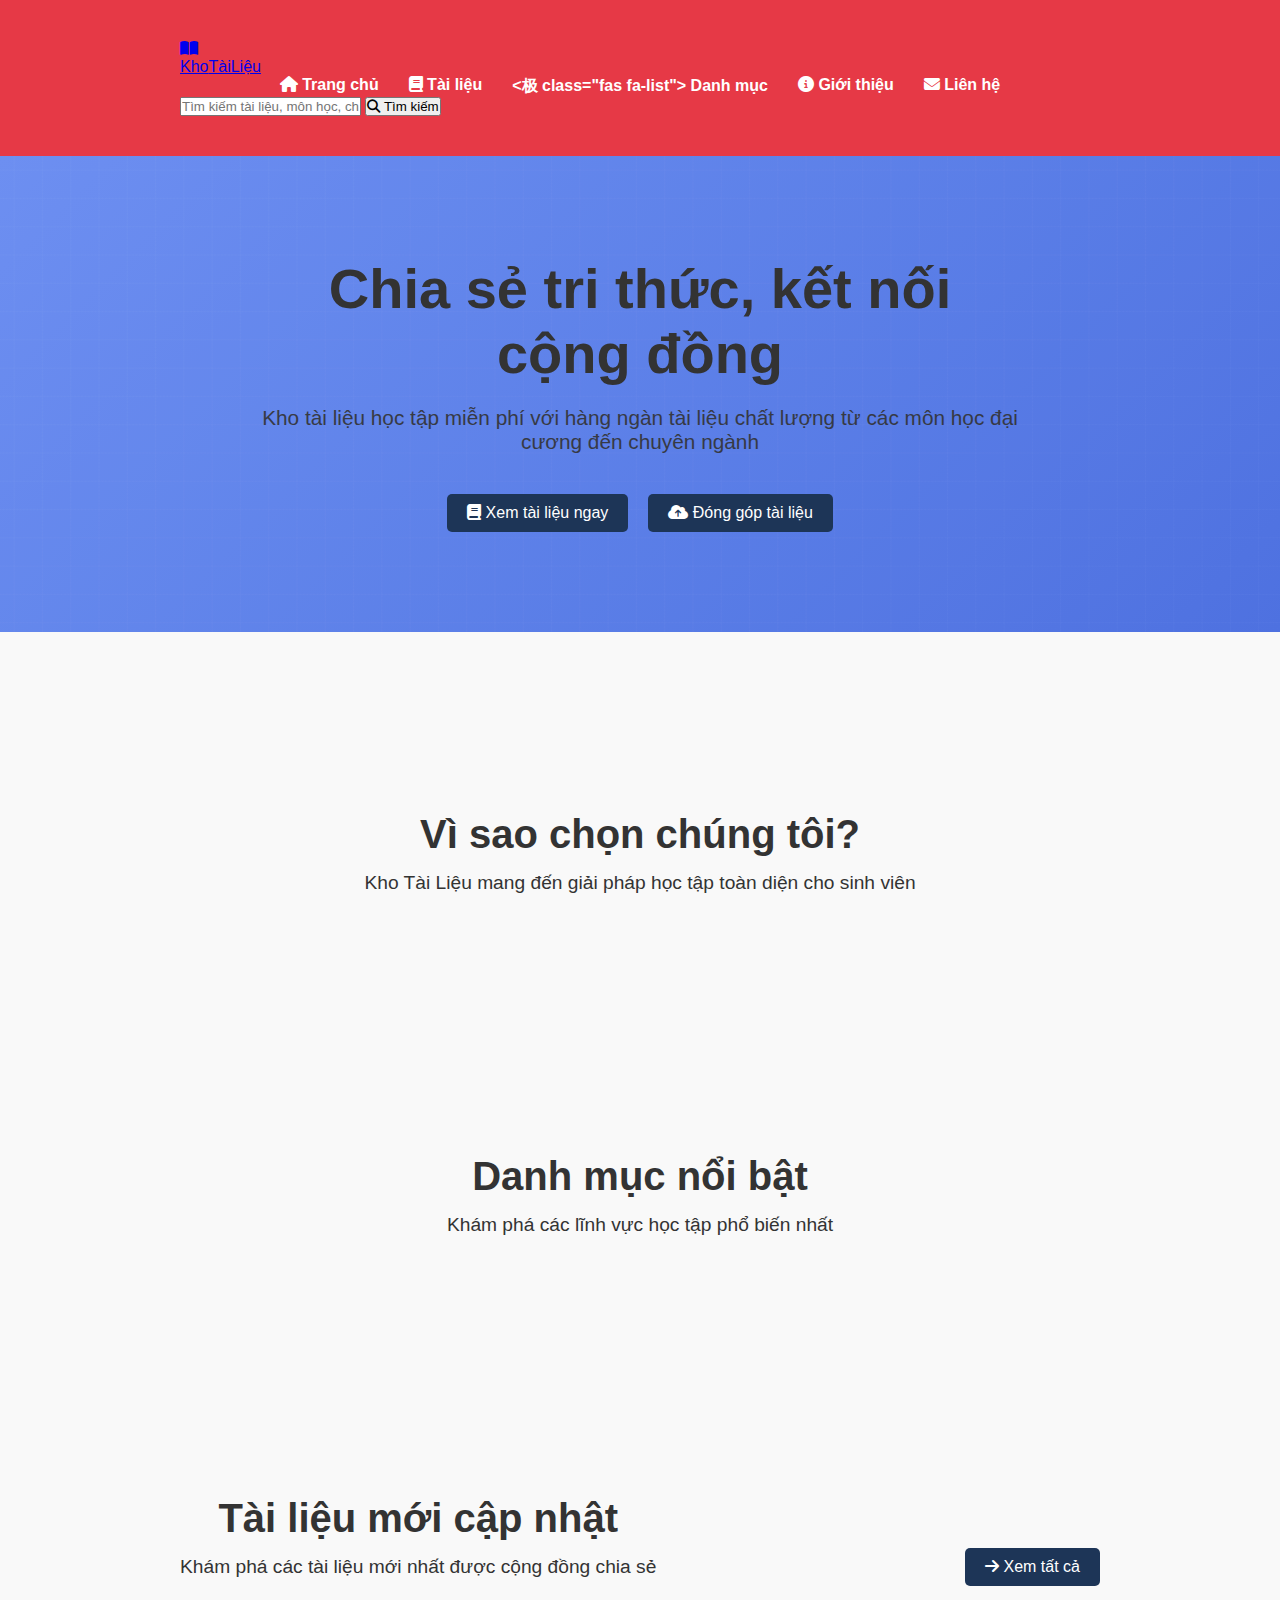
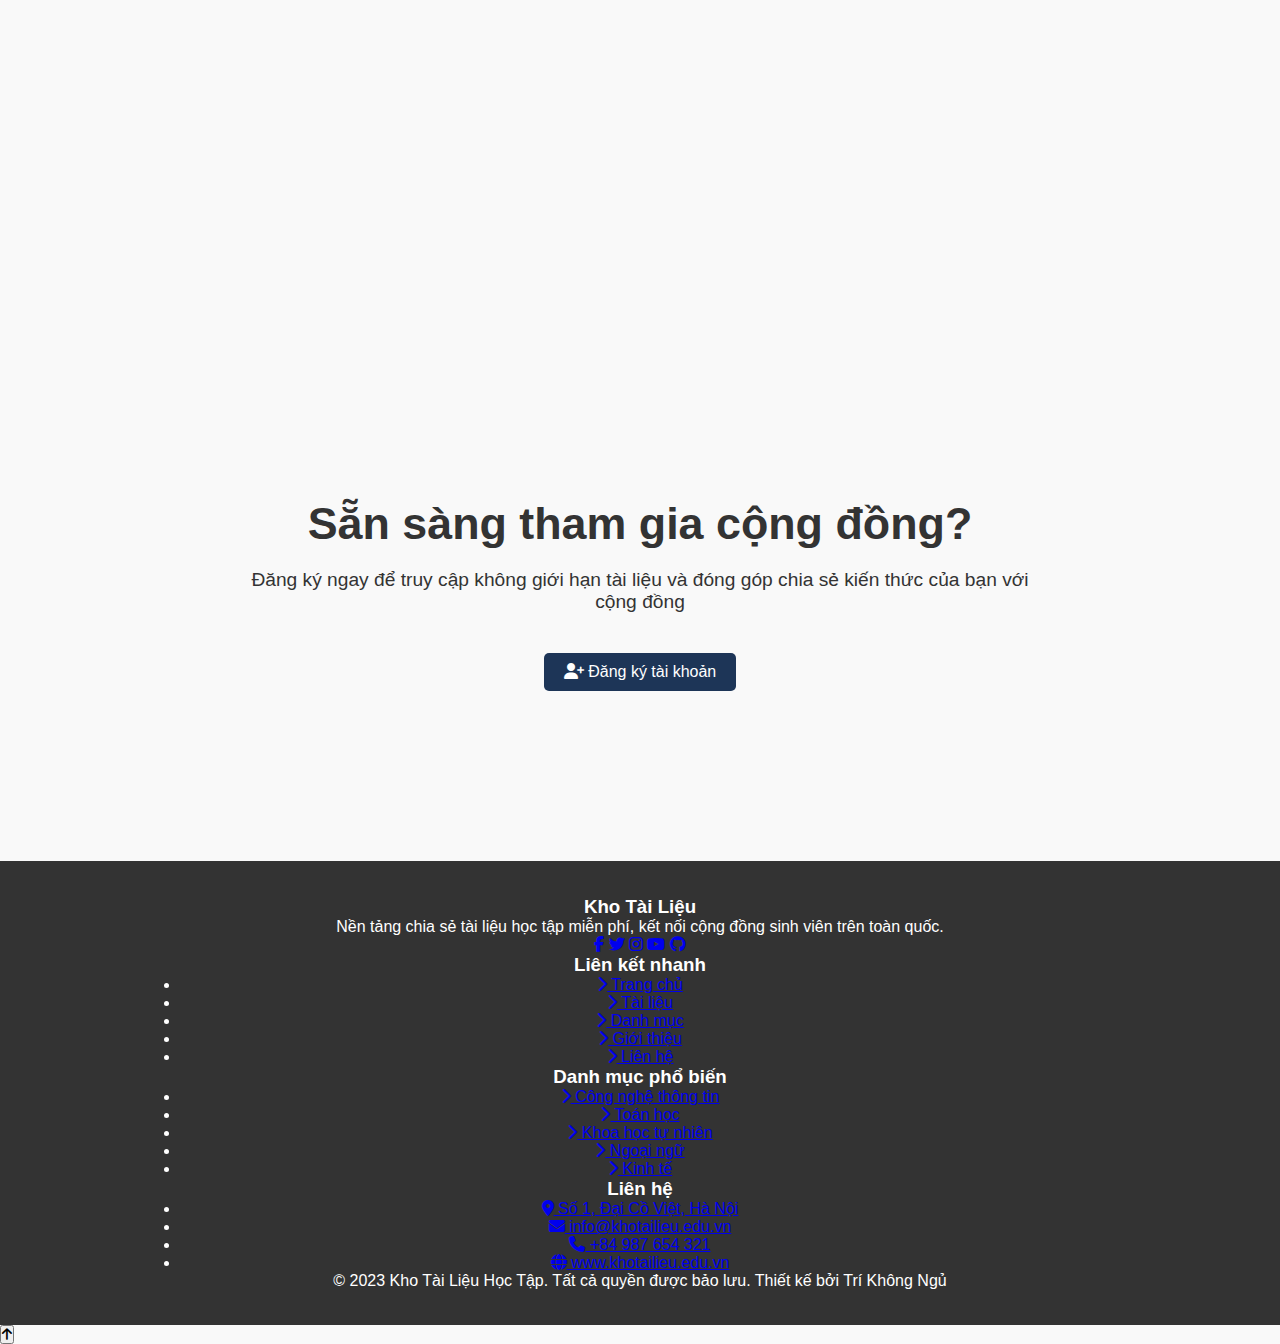
<file: index.html>
<!DOCTYPE html>
<html lang="vi">
<head>
  <meta charset="UTF-8" />
  <meta name="viewport" content="width=device-width, initial-scale=1.0" />
  <title>Kho Tài Liệu Học Tập | Trang chủ</title>
  <link rel="stylesheet" href="https://cdnjs.cloudflare.com/ajax/libs/font-awesome/6.4.0/css/all.min.css">
  <link href="https://fonts.googleapis.com/css2?family=Be+Vietnam+Pro:wght@300;400;500;600;700&family=Quicksand:wght@400;500;600;700&display=swap" rel="stylesheet">
  <link rel="stylesheet" href="assets/css/styles.css">
  <link rel="stylesheet" href="assets/css/home.css">
</head>
<body>
  <!-- Include Header -->
  <div id="include-header"></div>

  <!-- Hero Section -->
  <section class="hero">
    <div class="hero-content">
      <h2>Chia sẻ tri thức, kết nối cộng đồng</h2>
      <p>Kho tài liệu học tập miễn phí với hàng ngàn tài liệu chất lượng từ các môn học đại cương đến chuyên ngành</p>
      <div class="hero-buttons">
        <a href="docs.html" class="btn"><i class="fas fa-book"></i> Xem tài liệu ngay</a>
        <a href="upload.html" class="btn btn-secondary"><i class="fas fa-cloud-upload-alt"></i> Đóng góp tài liệu</a>
      </div>
    </div>
  </section>

  <!-- Features -->
  <section class="features">
    <div class="container">
      <div class="section-title">
        <h2>Vì sao chọn chúng tôi?</h2>
        <p>Kho Tài Liệu mang đến giải pháp học tập toàn diện cho sinh viên</p>
      </div>
      
      <div class="features-grid">
        <!-- Feature cards... -->
      </div>
    </div>
  </section>

  <!-- Popular Categories -->
  <section class="categories">
    <div class="container">
      <div class="section-title">
        <h2>Danh mục nổi bật</h2>
        <p>Khám phá các lĩnh vực học tập phổ biến nhất</p>
      </div>
      
      <div class="categories-grid">
        <!-- Category cards... -->
      </div>
    </div>
  </section>

  <!-- Recent Documents -->
  <section class="documents">
    <div class="container">
      <div class="documents-header">
        <div class="section-title">
          <h2>Tài liệu mới cập nhật</h2>
          <p>Khám phá các tài liệu mới nhất được cộng đồng chia sẻ</p>
        </div>
        <a href="docs.html" class="btn"><i class="fas fa-arrow-right"></i> Xem tất cả</a>
      </div>
      
      <div class="documents-grid">
        <!-- Document cards... -->
      </div>
    </div>
  </section>

  <!-- Stats -->
  <section class="stats">
    <div class="container">
      <div class="stats-grid">
        <!-- Stat items... -->
      </div>
    </div>
  </section>

  <!-- Call to Action -->
  <section class="cta">
    <div class="container">
      <div class="cta-content">
        <h2>Sẵn sàng tham gia cộng đồng?</h2>
        <p>Đăng ký ngay để truy cập không giới hạn tài liệu và đóng góp chia sẻ kiến thức của bạn với cộng đồng</p>
        <a href="register.html" class="btn"><i class="fas fa-user-plus"></i> Đăng ký tài khoản</a>
      </div>
    </div>
  </section>

  <!-- Include Footer -->
  <div id="include-footer"></div>

  <!-- Scripts -->
  <script src="assets/js/include.js"></script>
  <script src="assets/js/main.js"></script>
</body>
</html>
</file>
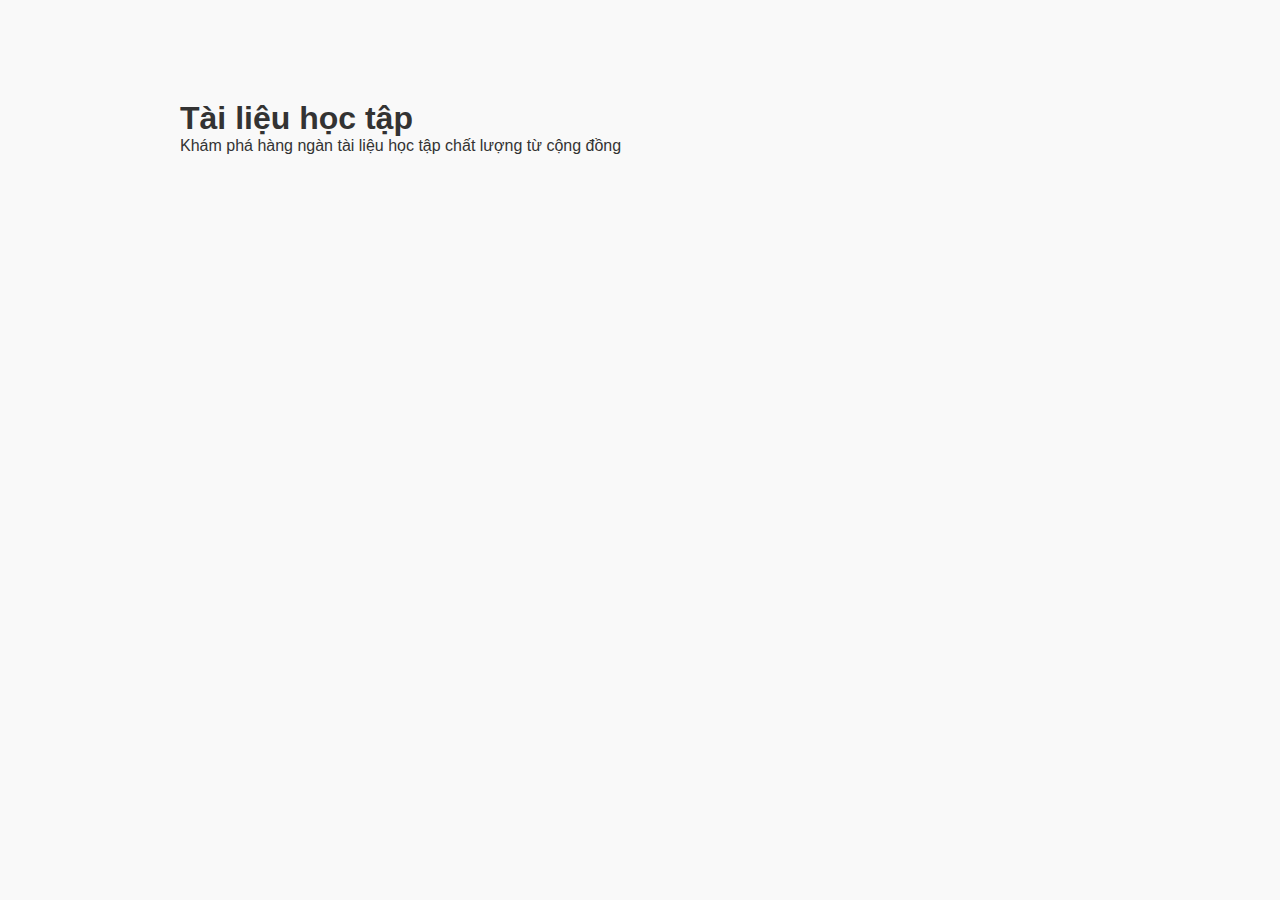
<file: about.html>
<!DOCTYPE html>
<html lang="vi">
<head>
  <meta charset="UTF-8" />
  <meta name="viewport" content="width=device-width, initial-scale=1.0" />
  <title>Kho Tài Liệu Học Tập | Tài liệu</title>
  <link rel="stylesheet" href="https://cdnjs.cloudflare.com/ajax/libs/font-awesome/6.4.0/css/all.min.css">
  <link href="https://fonts.googleapis.com/css2?family=Be+Vietnam+Pro:wght@300;400;500;600;700&family=Quicksand:wght@400;500;600;700&display=swap" rel="stylesheet">
  <link rel="stylesheet" href="assets/css/styles.css">
  <link rel="stylesheet" href="assets/css/docs.css">
</head>
<body>
  <!-- Include Header -->
  <!--#include virtual="partials/header.html" -->

  <!-- Trang Tài liệu -->
  <section class="docs-page">
    <div class="container">
      <div class="docs-header">
        <h1>Tài liệu học tập</h1>
        <p>Khám phá hàng ngàn tài liệu học tập chất lượng từ cộng đồng</p>
      </div>
      
      <div class="docs-grid">
        <!-- Tài liệu items... -->
      </div>
    </div>
  </section>

  <!-- Include Footer -->
  <!--#include virtual="partials/footer.html" -->

  <script src="assets/js/main.js"></script>
</body>
</html>
</file>
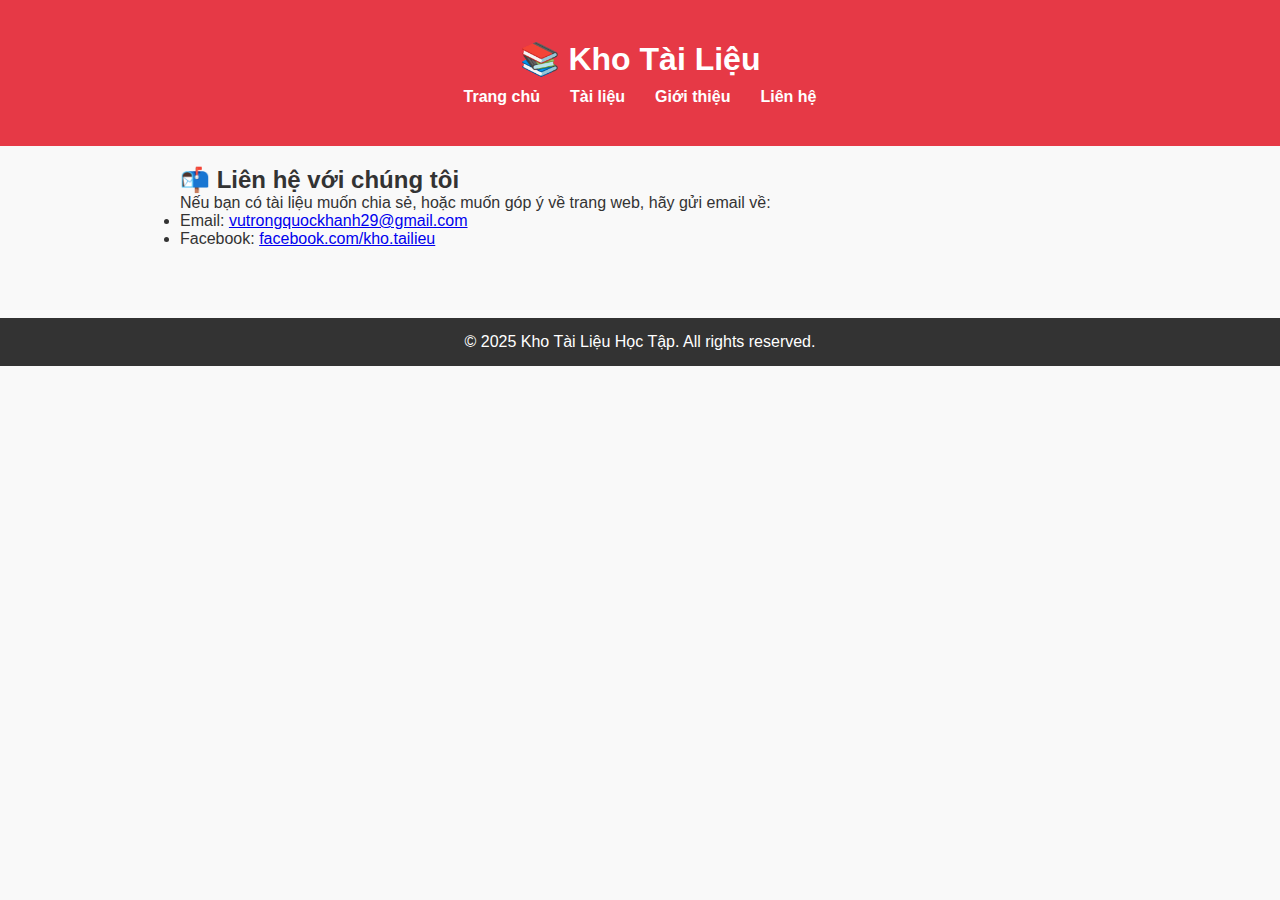
<file: contact.html>
<!DOCTYPE html>
<html lang="vi">
<head>
  <meta charset="UTF-8">
  <meta name="viewport" content="width=device-width, initial-scale=1.0">
  <title>Liên hệ</title>
  <link rel="stylesheet" href="assets/css/styles.css">
</head>
<body>
  <header>
    <div class="container">
      <h1>📚 Kho Tài Liệu</h1>
      <nav>
        <ul>
          <li><a href="index.html">Trang chủ</a></li>
          <li><a href="docs.html">Tài liệu</a></li>
          <li><a href="about.html">Giới thiệu</a></li>
          <li><a href="contact.html" class="active">Liên hệ</a></li>
        </ul>
      </nav>
    </div>
  </header>

  <main class="container">
    <h2>📬 Liên hệ với chúng tôi</h2>
    <p>Nếu bạn có tài liệu muốn chia sẻ, hoặc muốn góp ý về trang web, hãy gửi email về:</p>
    <ul>
      <li>Email: <a href="mailto:vutrongquockhanh29@gmail.com">vutrongquockhanh29@gmail.com</a></li>
      <li>Facebook: <a href="#">facebook.com/kho.tailieu</a></li>
    </ul>
  </main>

  <footer>
    <p>&copy; 2025 Kho Tài Liệu Học Tập. All rights reserved.</p>
  </footer>
</body>
</html>
</file>
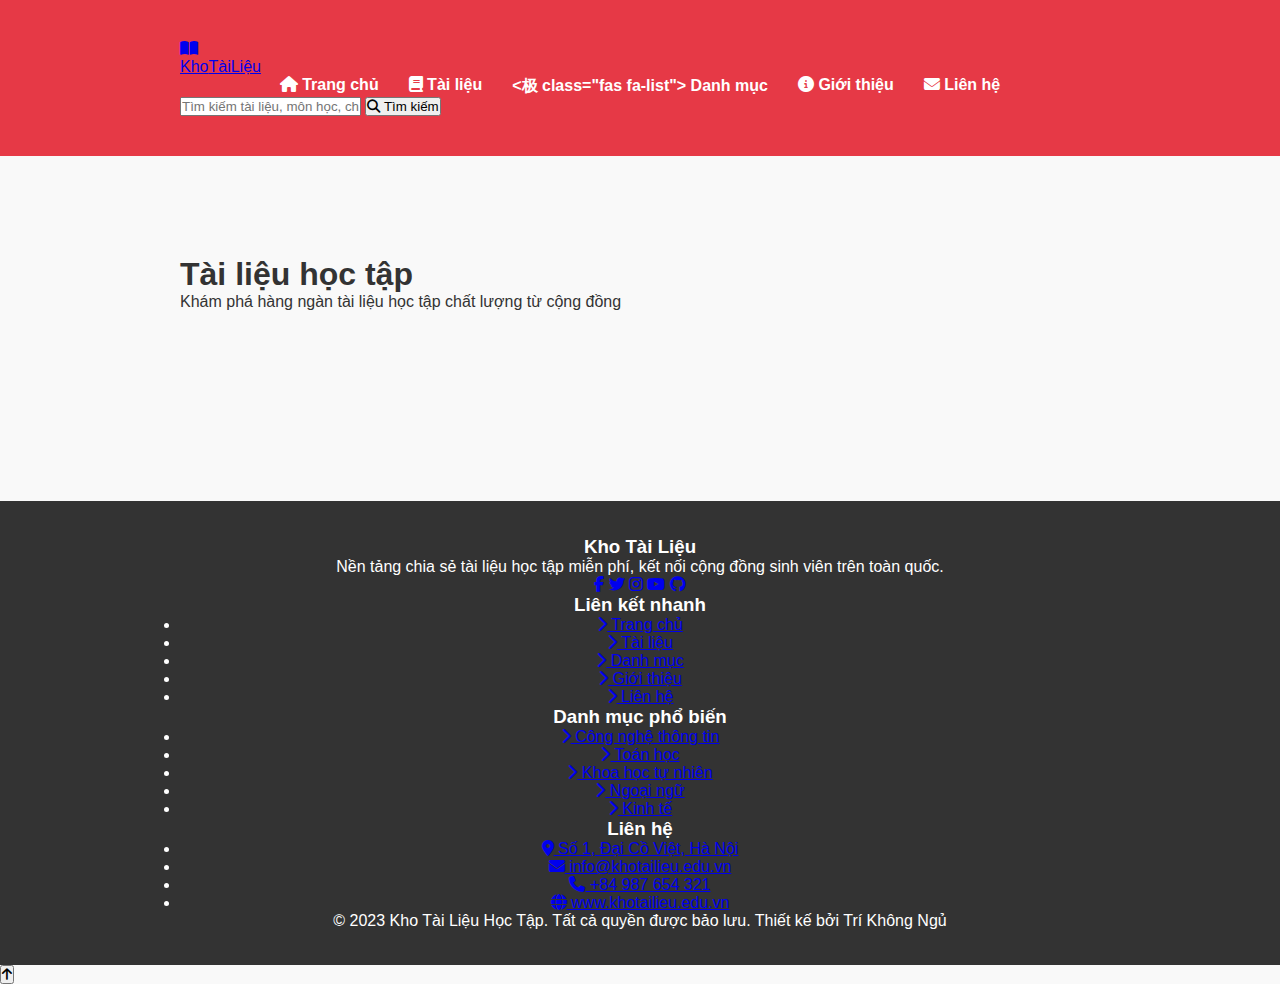
<file: docs.html>
<!DOCTYPE html>
<html lang="vi">
<head>
  <meta charset="UTF-8" />
  <meta name="viewport" content="width=device-width, initial-scale=1.0" />
  <title>Kho Tài Liệu Học Tập | Tài liệu</title>
  <link rel="stylesheet" href="https://cdnjs.cloudflare.com/ajax/libs/font-awesome/6.4.0/css/all.min.css">
  <link href="https://fonts.googleapis.com/css2?family=Be+Vietnam+Pro:wght@300;400;500;600;700&family=Quicksand:wght@400;500;600;700&display=swap" rel="stylesheet">
  <link rel="stylesheet" href="assets/css/styles.css">
  <link rel="stylesheet" href="assets/css/docs.css">
</head>
<body>
  <!-- Include Header -->
  <div id="include-header"></div>

  <!-- Trang Tài liệu -->
  <section class="docs-page">
    <div class="container">
      <div class="docs-header">
        <h1>Tài liệu học tập</h1>
        <p>Khám phá hàng ngàn tài liệu học tập chất lượng từ cộng đồng</p>
      </div>
      
      <div class="docs-grid">
        <!-- Tài liệu items... -->
      </div>
    </div>
  </section>

  <!-- Include Footer -->
  <div id="include-footer"></div>

  <!--script-->
  <script src="assets/js/main.js"></script>
  <script src="assets/js/include.js"></script>
</body>
</html>
</file>
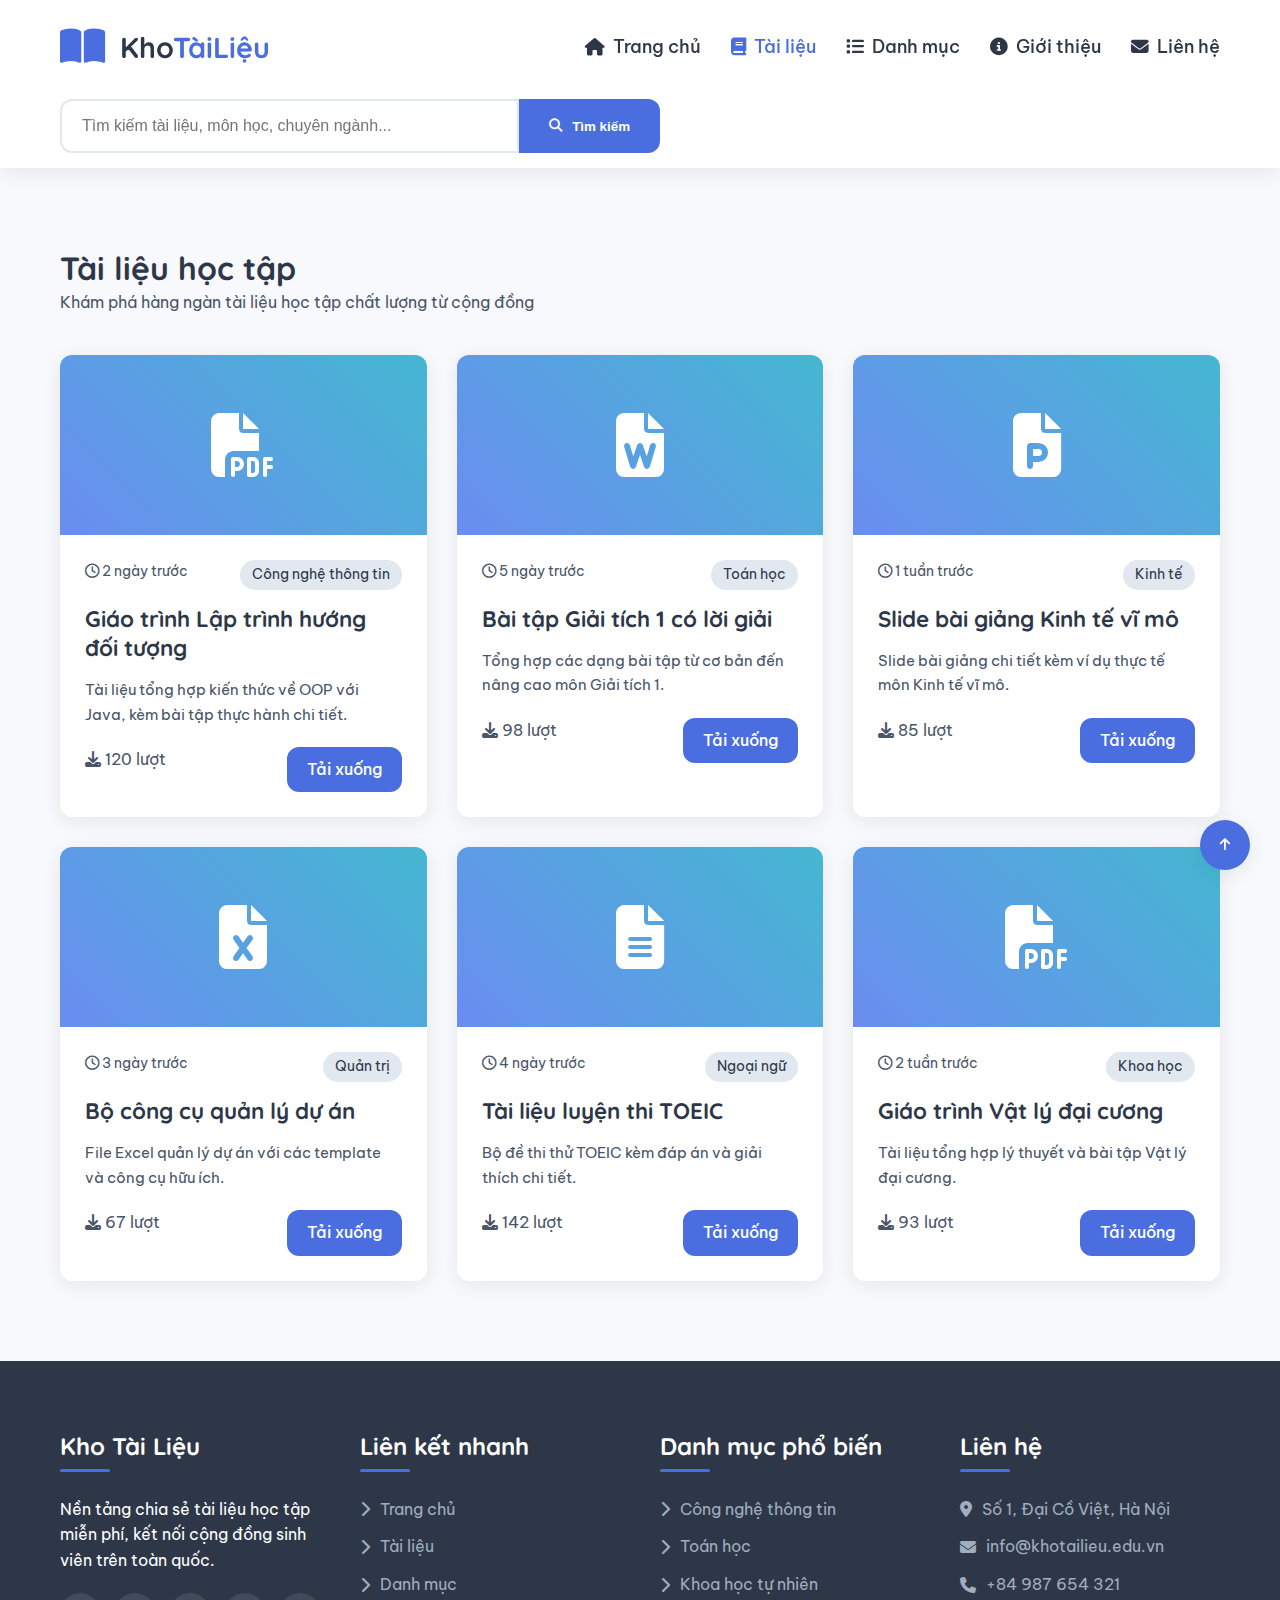
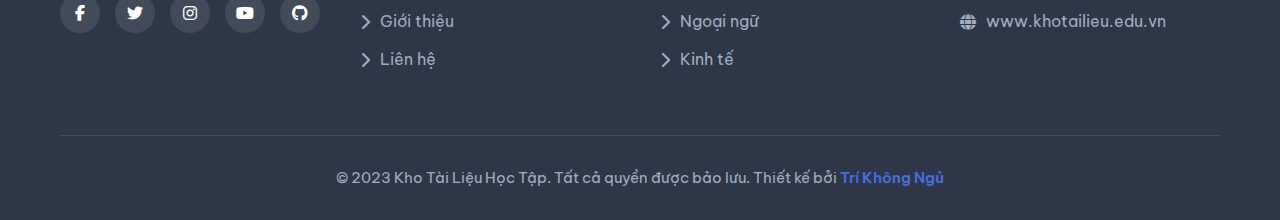
<file: test.html>
<!DOCTYPE html>
<html lang="vi">
<head>
  <meta charset="UTF-8" />
  <meta name="viewport" content="width=device-width, initial-scale=1.0" />
  <title>Kho Tài Liệu Học Tập | Nguồn tri thức miễn phí</title>
  <link rel="stylesheet" href="https://cdnjs.cloudflare.com/ajax/libs/font-awesome/6.4.0/css/all.min.css">
  <link href="https://fonts.googleapis.com/css2?family=Be+Vietnam+Pro:wght@300;400;500;600;700&family=Quicksand:wght@400;500;600;700&display=swap" rel="stylesheet">
  <style>
    /* Reset và biến CSS */
    :root {
      --primary: #4a6ee0;
      --primary-dark: #3a5bc7;
      --secondary: #ff6b6b;
      --accent: #45b7d1;
      --light: #f8f9fc;
      --dark: #2d3748;
      --text: #4a5568;
      --white: #ffffff;
      --gray: #e2e8f0;
      --success: #48bb78;
      --shadow: 0 4px 20px rgba(0, 0, 0, 0.08);
      --transition: all 0.3s ease;
      --border-radius: 12px;
    }

    *,
    *::before,
    *::after {
      margin: 0;
      padding: 0;
      box-sizing: border-box;
    }

    body {
      font-family: 'Be Vietnam Pro', sans-serif;
      background-color: var(--light);
      color: var(--text);
      line-height: 1.6;
      -webkit-font-smoothing: antialiased;
    }

    h1, h2, h3, h4, h5 {
      font-family: 'Quicksand', sans-serif;
      font-weight: 700;
      color: var(--dark);
      line-height: 1.3;
    }

    .container {
      max-width: 1200px;
      margin: 0 auto;
      padding: 0 20px;
    }

    .btn {
      display: inline-block;
      padding: 14px 32px;
      background: var(--primary);
      color: var(--white);
      text-decoration: none;
      border-radius: var(--border-radius);
      font-weight: 600;
      font-size: 1.1rem;
      transition: var(--transition);
      box-shadow: 0 4px 15px rgba(74, 110, 224, 0.3);
      border: 2px solid transparent;
      cursor: pointer;
    }

    .btn:hover {
      background: var(--primary-dark);
      transform: translateY(-3px);
      box-shadow: 0 6px 20px rgba(74, 110, 224, 0.4);
    }

    .btn-secondary {
      background: var(--secondary);
      box-shadow: 0 4px 15px rgba(255, 107, 107, 0.3);
    }

    .btn-secondary:hover {
      background: #ff5252;
      box-shadow: 0 6px 20px rgba(255, 107, 107, 0.4);
    }

    /* Header */
    header {
      background: var(--white);
      box-shadow: var(--shadow);
      position: sticky;
      top: 0;
      z-index: 100;
      padding: 15px 0;
    }

    .header-content {
      display: flex;
      justify-content: space-between;
      align-items: center;
    }

    .logo {
      display: flex;
      align-items: center;
      gap: 15px;
      text-decoration: none;
    }

    .logo-icon {
      font-size: 2.5rem;
      color: var(--primary);
    }

    .logo-text {
      font-family: 'Quicksand', sans-serif;
      font-weight: 700;
      font-size: 1.8rem;
      color: var(--dark);
    }

    .logo-text span {
      color: var(--primary);
    }

    nav ul {
      list-style: none;
      display: flex;
      gap: 30px;
    }

    nav a {
      color: var(--dark);
      text-decoration: none;
      font-weight: 500;
      font-size: 1.1rem;
      padding: 8px 0;
      position: relative;
      transition: var(--transition);
      display: flex;
      align-items: center;
      gap: 8px;
    }

    nav a.active {
      color: var(--primary);
    }

    nav a:hover {
      color: var(--primary);
    }

    nav a::after {
      content: '';
      position: absolute;
      bottom: 0;
      left: 0;
      width: 0;
      height: 3px;
      background: var(--primary);
      transition: var(--transition);
      border-radius: 10px;
    }

    nav a:hover::after {
      width: 100%;
    }

    .search-bar {
      display: flex;
      margin: 20px 0 0;
      max-width: 600px;
    }

    .search-bar input {
      flex: 1;
      padding: 16px 20px;
      border: 2px solid var(--gray);
      border-radius: var(--border-radius) 0 0 var(--border-radius);
      font-size: 1rem;
      transition: var(--transition);
    }

    .search-bar input:focus {
      outline: none;
      border-color: var(--primary);
    }

    .search-bar button {
      padding: 0 30px;
      background: var(--primary);
      color: var(--white);
      border: none;
      border-radius: 0 var(--border-radius) var(--border-radius) 0;
      font-weight: 600;
      cursor: pointer;
      transition: var(--transition);
      display: flex;
      align-items: center;
      gap: 10px;
    }

    .search-bar button:hover {
      background: var(--primary-dark);
    }

    /* Hero Section */
    .hero {
      background: linear-gradient(135deg, #6a8df1 0%, #4a6ee0 100%);
      color: var(--white);
      padding: 100px 0;
      text-align: center;
      position: relative;
      overflow: hidden;
      margin-bottom: 80px;
    }

    .hero::before {
      content: '';
      position: absolute;
      top: 0;
      left: 0;
      right: 0;
      bottom: 0;
      background: url('[data-uri]');
      opacity: 0.3;
    }

    .hero-content {
      position: relative;
      max-width: 800px;
      margin: 0 auto;
      padding: 0 20px;
    }

    .hero h2 {
      font-size: 3.5rem;
      margin-bottom: 20px;
      color: var(--white);
    }

    .hero p {
      font-size: 1.3rem;
      margin-bottom: 40px;
      opacity: 0.9;
    }

    .hero-buttons {
      display: flex;
      justify-content: center;
      gap: 20px;
      margin-top: 30px;
    }

    /* Features */
    .features {
      padding: 80px 0;
    }

    .section-title {
      text-align: center;
      margin-bottom: 60px;
    }

    .section-title h2 {
      font-size: 2.5rem;
      margin-bottom: 15px;
    }

    .section-title p {
      max-width: 700px;
      margin: 0 auto;
      font-size: 1.2rem;
      color: var(--text);
    }

    .features-grid {
      display: grid;
      grid-template-columns: repeat(auto-fit, minmax(300px, 1fr));
      gap: 30px;
    }

    .feature-card {
      background: var(--white);
      border-radius: var(--border-radius);
      padding: 40px 30px;
      text-align: center;
      box-shadow: var(--shadow);
      transition: var(--transition);
    }

    .feature-card:hover {
      transform: translateY(-10px);
      box-shadow: 0 15px 30px rgba(0, 0, 0, 0.1);
    }

    .feature-icon {
      font-size: 3.5rem;
      color: var(--primary);
      margin-bottom: 25px;
    }

    .feature-card h3 {
      font-size: 1.6rem;
      margin-bottom: 20px;
    }

    .feature-card p {
      color: var(--text);
    }

    /* Popular Categories */
    .categories {
      padding: 80px 0;
      background: var(--white);
    }

    .categories-grid {
      display: grid;
      grid-template-columns: repeat(auto-fit, minmax(250px, 1fr));
      gap: 25px;
    }

    .category-card {
      background: var(--light);
      border-radius: var(--border-radius);
      padding: 30px;
      text-align: center;
      box-shadow: var(--shadow);
      transition: var(--transition);
      cursor: pointer;
      position: relative;
      overflow: hidden;
    }

    .category-card:hover {
      background: var(--primary);
      transform: translateY(-5px);
    }

    .category-card:hover * {
      color: var(--white);
    }

    .category-icon {
      font-size: 2.5rem;
      margin-bottom: 20px;
      color: var(--primary);
      transition: var(--transition);
    }

    .category-card:hover .category-icon {
      color: var(--white);
    }

    .category-card h3 {
      font-size: 1.5rem;
      margin-bottom: 15px;
      transition: var(--transition);
    }

    .category-card p {
      color: var(--text);
      font-size: 0.95rem;
      transition: var(--transition);
      margin-bottom: 15px;
    }

    .doc-count {
      background: rgba(74, 110, 224, 0.1);
      color: var(--primary);
      padding: 8px 15px;
      border-radius: 30px;
      font-size: 0.9rem;
      font-weight: 500;
      transition: var(--transition);
    }

    .category-card:hover .doc-count {
      background: rgba(255, 255, 255, 0.2);
      color: var(--white);
    }

    /* Recent Documents */
    .documents {
      padding: 80px 0;
    }

    .documents-header {
      display: flex;
      justify-content: space-between;
      align-items: center;
      margin-bottom: 40px;
    }

    .documents-grid {
      display: grid;
      grid-template-columns: repeat(auto-fill, minmax(280px, 1fr));
      gap: 30px;
    }

    .document-card {
      background: var(--white);
      border-radius: var(--border-radius);
      overflow: hidden;
      box-shadow: var(--shadow);
      transition: var(--transition);
    }

    .document-card:hover {
      transform: translateY(-5px);
      box-shadow: 0 15px 30px rgba(0, 0, 0, 0.1);
    }

    .document-image {
      height: 180px;
      background: linear-gradient(45deg, #6a8df1, #45b7d1);
      display: flex;
      align-items: center;
      justify-content: center;
      color: var(--white);
      font-size: 4rem;
    }

    .document-content {
      padding: 25px;
    }

    .document-meta {
      display: flex;
      justify-content: space-between;
      margin-bottom: 15px;
      font-size: 0.9rem;
      color: var(--text);
    }

    .document-tag {
      background: var(--gray);
      padding: 4px 12px;
      border-radius: 20px;
      font-size: 0.85rem;
      color: var(--dark);
    }

    .document-card h3 {
      font-size: 1.4rem;
      margin-bottom: 15px;
      color: var(--dark);
    }

    .document-description {
      margin-bottom: 20px;
      color: var(--text);
      font-size: 0.95rem;
    }

    .document-actions {
      display: flex;
      justify-content: space-between;
      font-size: 0.95rem;
      color: var(--text);
    }

    .document-actions span {
      display: flex;
      align-items: center;
      gap: 5px;
    }

    /* Stats */
    .stats {
      background: linear-gradient(135deg, var(--primary) 0%, var(--accent) 100%);
      color: var(--white);
      padding: 80px 0;
      text-align: center;
    }

    .stats-grid {
      display: grid;
      grid-template-columns: repeat(auto-fit, minmax(200px, 1fr));
      gap: 30px;
    }

    .stat-item {
      padding: 30px;
    }

    .stat-number {
      font-size: 3.5rem;
      font-weight: 700;
      margin-bottom: 15px;
      font-family: 'Quicksand', sans-serif;
    }

    .stat-label {
      font-size: 1.2rem;
      opacity: 0.9;
    }

    /* Call to Action */
    .cta {
      padding: 100px 0;
      text-align: center;
      background: var(--light);
    }

    .cta-content {
      max-width: 800px;
      margin: 0 auto;
    }

    .cta h2 {
      font-size: 2.8rem;
      margin-bottom: 20px;
    }

    .cta p {
      font-size: 1.2rem;
      margin-bottom: 40px;
      color: var(--text);
    }

    /* Footer */
    footer {
      background: var(--dark);
      color: var(--white);
      padding: 70px 0 30px;
    }

    .footer-content {
      display: grid;
      grid-template-columns: repeat(auto-fit, minmax(250px, 1fr));
      gap: 40px;
      margin-bottom: 50px;
    }

    .footer-column h3 {
      font-size: 1.5rem;
      margin-bottom: 25px;
      color: var(--white);
      position: relative;
      padding-bottom: 10px;
    }

    .footer-column h3::after {
      content: '';
      position: absolute;
      bottom: 0;
      left: 0;
      width: 50px;
      height: 3px;
      background: var(--primary);
      border-radius: 10px;
    }

    .footer-links {
      list-style: none;
    }

    .footer-links li {
      margin-bottom: 12px;
    }

    .footer-links a {
      color: #a0aec0;
      text-decoration: none;
      transition: var(--transition);
      display: flex;
      align-items: center;
      gap: 10px;
    }

    .footer-links a:hover {
      color: var(--white);
      transform: translateX(5px);
    }

    .social-links {
      display: flex;
      gap: 15px;
      margin-top: 20px;
    }

    .social-links a {
      display: inline-flex;
      align-items: center;
      justify-content: center;
      width: 40px;
      height: 40px;
      background: rgba(255, 255, 255, 0.1);
      color: var(--white);
      border-radius: 50%;
      transition: var(--transition);
      text-decoration: none;
    }

    .social-links a:hover {
      background: var(--primary);
      transform: translateY(-5px);
    }

    .footer-bottom {
      text-align: center;
      padding-top: 30px;
      border-top: 1px solid rgba(255, 255, 255, 0.1);
      font-size: 0.95rem;
      color: #a0aec0;
    }

    .footer-bottom span {
      color: var(--primary);
      font-weight: 600;
    }

    /* Back to top button */
    .back-to-top {
      position: fixed;
      bottom: 30px;
      right: 30px;
      width: 50px;
      height: 50px;
      background: var(--primary);
      color: var(--white);
      border: none;
      border-radius: 50%;
      cursor: pointer;
      display: none;
      z-index: 99;
      box-shadow: var(--shadow);
      transition: var(--transition);
      display: flex;
      align-items: center;
      justify-content: center;
    }

    .back-to-top:hover {
      background: var(--primary-dark);
      transform: translateY(-5px);
    }

    /* About Page */
    .about-page {
      padding: 80px 0;
    }

    .about-content {
      display: grid;
      grid-template-columns: 1fr 1fr;
      gap: 50px;
      align-items: center;
    }

    .about-image {
      border-radius: var(--border-radius);
      overflow: hidden;
      box-shadow: var(--shadow);
      height: 450px;
      background: linear-gradient(45deg, #4a6ee0, #45b7d1);
      display: flex;
      align-items: center;
      justify-content: center;
      color: white;
      font-size: 5rem;
    }

    .about-text h2 {
      font-size: 2.5rem;
      margin-bottom: 20px;
      color: var(--primary);
    }

    .about-text p {
      margin-bottom: 20px;
      line-height: 1.8;
    }

    .team-section {
      padding: 80px 0;
      background: var(--white);
    }

    .team-grid {
      display: grid;
      grid-template-columns: repeat(auto-fit, minmax(250px, 1fr));
      gap: 30px;
    }

    .team-member {
      text-align: center;
      padding: 30px;
      background: var(--light);
      border-radius: var(--border-radius);
      box-shadow: var(--shadow);
      transition: var(--transition);
    }

    .team-member:hover {
      transform: translateY(-10px);
    }

    .member-photo {
      width: 150px;
      height: 150px;
      border-radius: 50%;
      margin: 0 auto 20px;
      background: linear-gradient(45deg, var(--primary), var(--accent));
      display: flex;
      align-items: center;
      justify-content: center;
      color: white;
      font-size: 3.5rem;
    }

    .member-name {
      font-size: 1.5rem;
      margin-bottom: 10px;
    }

    .member-position {
      color: var(--primary);
      font-weight: 600;
      margin-bottom: 15px;
    }

    /* Contact Page */
    .contact-page {
      padding: 80px 0;
    }

    .contact-container {
      display: grid;
      grid-template-columns: 1fr 1fr;
      gap: 50px;
    }

    .contact-info {
      background: var(--white);
      border-radius: var(--border-radius);
      padding: 40px;
      box-shadow: var(--shadow);
    }

    .contact-info h2 {
      font-size: 2rem;
      margin-bottom: 25px;
      color: var(--primary);
    }

    .contact-item {
      display: flex;
      align-items: flex-start;
      gap: 20px;
      margin-bottom: 25px;
    }

    .contact-icon {
      width: 50px;
      height: 50px;
      background: var(--light);
      border-radius: 50%;
      display: flex;
      align-items: center;
      justify-content: center;
      color: var(--primary);
      font-size: 1.2rem;
    }

    .contact-details h3 {
      font-size: 1.3rem;
      margin-bottom: 5px;
    }

    .contact-form {
      background: var(--white);
      border-radius: var(--border-radius);
      padding: 40px;
      box-shadow: var(--shadow);
    }

    .form-group {
      margin-bottom: 25px;
    }

    .form-group label {
      display: block;
      margin-bottom: 8px;
      font-weight: 500;
      color: var(--dark);
    }

    .form-group input,
    .form-group textarea {
      width: 100%;
      padding: 15px;
      border: 2px solid var(--gray);
      border-radius: var(--border-radius);
      font-size: 1rem;
      transition: var(--transition);
    }

    .form-group input:focus,
    .form-group textarea:focus {
      outline: none;
      border-color: var(--primary);
    }

    .form-group textarea {
      height: 150px;
      resize: vertical;
    }

    .submit-btn {
      width: 100%;
      padding: 16px;
      background: var(--primary);
      color: var(--white);
      border: none;
      border-radius: var(--border-radius);
      font-weight: 600;
      font-size: 1.1rem;
      cursor: pointer;
      transition: var(--transition);
    }

    .submit-btn:hover {
      background: var(--primary-dark);
    }

    /* Docs Page */
    .docs-page {
      padding: 80px 0;
    }

    .docs-header {
      margin-bottom: 40px;
    }

    .docs-grid {
      display: grid;
      grid-template-columns: repeat(auto-fill, minmax(300px, 1fr));
      gap: 30px;
    }

    .doc-item {
      background: var(--white);
      border-radius: var(--border-radius);
      overflow: hidden;
      box-shadow: var(--shadow);
      transition: var(--transition);
    }

    .doc-item:hover {
      transform: translateY(-5px);
      box-shadow: 0 15px 30px rgba(0, 0, 0, 0.1);
    }

    .doc-image {
      height: 180px;
      background: linear-gradient(45deg, #6a8df1, #45b7d1);
      display: flex;
      align-items: center;
      justify-content: center;
      color: var(--white);
      font-size: 4rem;
    }

    .doc-content {
      padding: 25px;
    }

    .doc-meta {
      display: flex;
      justify-content: space-between;
      margin-bottom: 15px;
      font-size: 0.9rem;
      color: var(--text);
    }

    .doc-tag {
      background: var(--gray);
      padding: 4px 12px;
      border-radius: 20px;
      font-size: 0.85rem;
      color: var(--dark);
    }

    .doc-item h3 {
      font-size: 1.4rem;
      margin-bottom: 15px;
      color: var(--dark);
    }

    .doc-description {
      margin-bottom: 20px;
      color: var(--text);
      font-size: 0.95rem;
    }

    .doc-actions {
      display: flex;
      justify-content: space-between;
    }

    .download-btn {
      padding: 10px 20px;
      background: var(--primary);
      color: var(--white);
      text-decoration: none;
      border-radius: var(--border-radius);
      font-weight: 500;
      transition: var(--transition);
    }

    .download-btn:hover {
      background: var(--primary-dark);
    }

    /* Responsive */
    @media (max-width: 992px) {
      .hero h2 {
        font-size: 2.8rem;
      }
      
      .about-content,
      .contact-container {
        grid-template-columns: 1fr;
      }
      
      .about-image {
        height: 350px;
      }
    }

    @media (max-width: 768px) {
      .header-content {
        flex-direction: column;
        gap: 20px;
      }
      
      nav ul {
        gap: 20px;
        flex-wrap: wrap;
        justify-content: center;
      }
      
      .hero {
        padding: 80px 0;
      }
      
      .hero h2 {
        font-size: 2.3rem;
      }
      
      .hero-buttons {
        flex-direction: column;
        align-items: center;
      }
      
      .documents-header {
        flex-direction: column;
        align-items: flex-start;
        gap: 20px;
      }
    }

    @media (max-width: 480px) {
      nav ul {
        gap: 15px;
      }
      
      nav a {
        font-size: 1rem;
      }
      
      .hero h2 {
        font-size: 2rem;
      }
      
      .hero p {
        font-size: 1.1rem;
      }
      
      .btn {
        padding: 12px 25px;
        font-size: 1rem;
      }
      
      .section-title h2 {
        font-size: 2rem;
      }
    }
  </style>
</head>
<body>
  <!-- Header -->
  <header>
    <div class="container">
      <div class="header-content">
        <a href="index.html" class="logo">
          <div class="logo-icon">
            <i class="fas fa-book-open"></i>
          </div>
          <div class="logo-text">Kho<span>TàiLiệu</span></div>
        </a>
        
        <nav>
          <ul>
            <li><a href="index.html"><i class="fas fa-home"></i> Trang chủ</a></li>
            <li><a href="docs.html" class="active"><i class="fas fa-book"></i> Tài liệu</a></li>
            <li><a href="categories.html"><i class="fas fa-list"></i> Danh mục</a></li>
            <li><a href="about.html"><i class="fas fa-info-circle"></i> Giới thiệu</a></li>
            <li><a href="contact.html"><i class="fas fa-envelope"></i> Liên hệ</a></li>
          </ul>
        </nav>
      </div>
      
      <div class="search-bar">
        <input type="text" placeholder="Tìm kiếm tài liệu, môn học, chuyên ngành...">
        <button><i class="fas fa-search"></i> Tìm kiếm</button>
      </div>
    </div>
  </header>

  <!-- Main Content (Thay đổi theo trang) -->
  <main>
    <!-- Trang Tài liệu -->
    <section class="docs-page">
      <div class="container">
        <div class="docs-header">
          <h1>Tài liệu học tập</h1>
          <p>Khám phá hàng ngàn tài liệu học tập chất lượng từ cộng đồng</p>
        </div>
        
        <div class="docs-grid">
          <!-- Tài liệu 1 -->
          <div class="doc-item">
            <div class="doc-image">
              <i class="fas fa-file-pdf"></i>
            </div>
            <div class="doc-content">
              <div class="doc-meta">
                <span><i class="far fa-clock"></i> 2 ngày trước</span>
                <span class="doc-tag">Công nghệ thông tin</span>
              </div>
              <h3>Giáo trình Lập trình hướng đối tượng</h3>
              <p class="doc-description">Tài liệu tổng hợp kiến thức về OOP với Java, kèm bài tập thực hành chi tiết.</p>
              <div class="doc-actions">
                <span><i class="fas fa-download"></i> 120 lượt</span>
                <a href="#" class="download-btn">Tải xuống</a>
              </div>
            </div>
          </div>
          
          <!-- Tài liệu 2 -->
          <div class="doc-item">
            <div class="doc-image">
              <i class="fas fa-file-word"></i>
            </div>
            <div class="doc-content">
              <div class="doc-meta">
                <span><i class="far fa-clock"></i> 5 ngày trước</span>
                <span class="doc-tag">Toán học</span>
              </div>
              <h3>Bài tập Giải tích 1 có lời giải</h3>
              <p class="doc-description">Tổng hợp các dạng bài tập từ cơ bản đến nâng cao môn Giải tích 1.</p>
              <div class="doc-actions">
                <span><i class="fas fa-download"></i> 98 lượt</span>
                <a href="#" class="download-btn">Tải xuống</a>
              </div>
            </div>
          </div>
          
          <!-- Tài liệu 3 -->
          <div class="doc-item">
            <div class="doc-image">
              <i class="fas fa-file-powerpoint"></i>
            </div>
            <div class="doc-content">
              <div class="doc-meta">
                <span><i class="far fa-clock"></i> 1 tuần trước</span>
                <span class="doc-tag">Kinh tế</span>
              </div>
              <h3>Slide bài giảng Kinh tế vĩ mô</h3>
              <p class="doc-description">Slide bài giảng chi tiết kèm ví dụ thực tế môn Kinh tế vĩ mô.</p>
              <div class="doc-actions">
                <span><i class="fas fa-download"></i> 85 lượt</span>
                <a href="#" class="download-btn">Tải xuống</a>
              </div>
            </div>
          </div>
          
          <!-- Tài liệu 4 -->
          <div class="doc-item">
            <div class="doc-image">
              <i class="fas fa-file-excel"></i>
            </div>
            <div class="doc-content">
              <div class="doc-meta">
                <span><i class="far fa-clock"></i> 3 ngày trước</span>
                <span class="doc-tag">Quản trị</span>
              </div>
              <h3>Bộ công cụ quản lý dự án</h3>
              <p class="doc-description">File Excel quản lý dự án với các template và công cụ hữu ích.</p>
              <div class="doc-actions">
                <span><i class="fas fa-download"></i> 67 lượt</span>
                <a href="#" class="download-btn">Tải xuống</a>
              </div>
            </div>
          </div>
          
          <!-- Tài liệu 5 -->
          <div class="doc-item">
            <div class="doc-image">
              <i class="fas fa-file-alt"></i>
            </div>
            <div class="doc-content">
              <div class="doc-meta">
                <span><i class="far fa-clock"></i> 4 ngày trước</span>
                <span class="doc-tag">Ngoại ngữ</span>
              </div>
              <h3>Tài liệu luyện thi TOEIC</h3>
              <p class="doc-description">Bộ đề thi thử TOEIC kèm đáp án và giải thích chi tiết.</p>
              <div class="doc-actions">
                <span><i class="fas fa-download"></i> 142 lượt</span>
                <a href="#" class="download-btn">Tải xuống</a>
              </div>
            </div>
          </div>
          
          <!-- Tài liệu 6 -->
          <div class="doc-item">
            <div class="doc-image">
              <i class="fas fa-file-pdf"></i>
            </div>
            <div class="doc-content">
              <div class="doc-meta">
                <span><i class="far fa-clock"></i> 2 tuần trước</span>
                <span class="doc-tag">Khoa học</span>
              </div>
              <h3>Giáo trình Vật lý đại cương</h3>
              <p class="doc-description">Tài liệu tổng hợp lý thuyết và bài tập Vật lý đại cương.</p>
              <div class="doc-actions">
                <span><i class="fas fa-download"></i> 93 lượt</span>
                <a href="#" class="download-btn">Tải xuống</a>
              </div>
            </div>
          </div>
        </div>
      </div>
    </section>
    
    <!-- Trang Giới thiệu -->
    <section class="about-page" style="display: none;">
      <div class="container">
        <div class="about-content">
          <div class="about-image">
            <i class="fas fa-graduation-cap"></i>
          </div>
          <div class="about-text">
            <h2>Về Kho Tài Liệu</h2>
            <p>Kho Tài Liệu được thành lập với sứ mệnh chia sẻ tri thức học tập miễn phí đến cộng đồng sinh viên trên toàn quốc. Chúng tôi tin rằng tri thức nên được chia sẻ để cùng nhau phát triển.</p>
            <p>Từ một nhóm nhỏ các sinh viên đam mê công nghệ, chúng tôi đã xây dựng nền tảng này để giúp các bạn sinh viên tiếp cận dễ dàng với các tài liệu học tập chất lượng.</p>
            <p>Với hơn 10.000 tài liệu và hơn 25.000 thành viên, Kho Tài Liệu đã trở thành điểm đến tin cậy của hàng ngàn sinh viên trên khắp cả nước.</p>
          </div>
        </div>
      </div>
      
      <div class="team-section">
        <div class="container">
          <div class="section-title">
            <h2>Đội ngũ sáng lập</h2>
            <p>Những người đã xây dựng và phát triển nền tảng này</p>
          </div>
          
          <div class="team-grid">
            <div class="team-member">
              <div class="member-photo">
                <i class="fas fa-user"></i>
              </div>
              <h3 class="member-name">Nguyễn Văn A</h3>
              <p class="member-position">Nhà sáng lập</p>
              <p>Chuyên gia công nghệ với 10 năm kinh nghiệm trong ngành giáo dục trực tuyến.</p>
            </div>
            
            <div class="team-member">
              <div class="member-photo">
                <i class="fas fa-user"></i>
              </div>
              <h3 class="member-name">Trần Thị B</h3>
              <p class="member-position">Giám đốc nội dung</p>
              <p>Cử nhân sư phạm, 8 năm kinh nghiệm trong lĩnh vực biên soạn tài liệu học tập.</p>
            </div>
            
            <div class="team-member">
              <div class="member-photo">
                <i class="fas fa-user"></i>
              </div>
              <h3 class="member-name">Lê Văn C</h3>
              <p class="member-position">Trưởng phòng kỹ thuật</p>
              <p>Kỹ sư phần mềm với chuyên môn trong phát triển hệ thống giáo dục trực tuyến.</p>
            </div>
          </div>
        </div>
      </div>
    </section>
    
    <!-- Trang Liên hệ -->
    <section class="contact-page" style="display: none;">
      <div class="container">
        <div class="section-title">
          <h2>Liên hệ với chúng tôi</h2>
          <p>Chúng tôi luôn sẵn sàng lắng nghe và hỗ trợ bạn</p>
        </div>
        
        <div class="contact-container">
          <div class="contact-info">
            <h2>Thông tin liên hệ</h2>
            
            <div class="contact-item">
              <div class="contact-icon">
                <i class="fas fa-map-marker-alt"></i>
              </div>
              <div class="contact-details">
                <h3>Địa chỉ</h3>
                <p>Số 1, Đại Cồ Việt, Hai Bà Trưng, Hà Nội</p>
              </div>
            </div>
            
            <div class="contact-item">
              <div class="contact-icon">
                <i class="fas fa-phone-alt"></i>
              </div>
              <div class="contact-details">
                <h3>Điện thoại</h3>
                <p>+84 987 654 321</p>
              </div>
            </div>
            
            <div class="contact-item">
              <div class="contact-icon">
                <i class="fas fa-envelope"></i>
              </div>
              <div class="contact-details">
                <h3>Email</h3>
                <p>info@khotailieu.edu.vn</p>
              </div>
            </div>
            
            <div class="contact-item">
              <div class="contact-icon">
                <i class="fas fa-clock"></i>
              </div>
              <div class="contact-details">
                <h3>Thời gian làm việc</h3>
                <p>Thứ 2 - Thứ 6: 8:00 - 17:30</p>
                <p>Thứ 7: 8:00 - 12:00</p>
              </div>
            </div>
          </div>
          
          <div class="contact-form">
            <h2>Gửi tin nhắn cho chúng tôi</h2>
            <form>
              <div class="form-group">
                <label for="name">Họ và tên</label>
                <input type="text" id="name" placeholder="Nhập họ tên của bạn">
              </div>
              
              <div class="form-group">
                <label for="email">Email</label>
                <input type="email" id="email" placeholder="Nhập email của bạn">
              </div>
              
              <div class="form-group">
                <label for="subject">Chủ đề</label>
                <input type="text" id="subject" placeholder="Nhập chủ đề">
              </div>
              
              <div class="form-group">
                <label for="message">Nội dung</label>
                <textarea id="message" placeholder="Nhập nội dung tin nhắn"></textarea>
              </div>
              
              <button type="submit" class="submit-btn">Gửi tin nhắn</button>
            </form>
          </div>
        </div>
      </div>
    </section>
    
    <!-- Trang Danh mục -->
    <section class="categories-page" style="display: none;">
      <div class="container">
        <div class="section-title">
          <h2>Danh mục tài liệu</h2>
          <p>Khám phá tất cả các lĩnh vực học tập có trong kho tài liệu</p>
        </div>
        
        <div class="categories-grid">
          <div class="category-card">
            <div class="category-icon">
              <i class="fas fa-laptop-code"></i>
            </div>
            <h3>Công nghệ thông tin</h3>
            <p>Lập trình, Cơ sở dữ liệu, Mạng máy tính...</p>
            <div class="doc-count">1,240 tài liệu</div>
          </div>
          
          <div class="category-card">
            <div class="category-icon">
              <i class="fas fa-calculator"></i>
            </div>
            <h3>Toán học</h3>
            <p>Giải tích, Đại số, Xác suất thống kê...</p>
            <div class="doc-count">980 tài liệu</div>
          </div>
          
          <div class="category-card">
            <div class="category-icon">
              <i class="fas fa-flask"></i>
            </div>
            <h3>Khoa học tự nhiên</h3>
            <p>Vật lý, Hóa học, Sinh học...</p>
            <div class="doc-count">760 tài liệu</div>
          </div>
          
          <div class="category-card">
            <div class="category-icon">
              <i class="fas fa-globe-asia"></i>
            </div>
            <h3>Ngoại ngữ</h3>
            <p>Tiếng Anh, Tiếng Nhật, Tiếng Hàn...</p>
            <div class="doc-count">1,050 tài liệu</div>
          </div>
          
          <div class="category-card">
            <div class="category-icon">
              <i class="fas fa-book"></i>
            </div>
            <h3>Văn học</h3>
            <p>Tác phẩm văn học, Lý luận văn học...</p>
            <div class="doc-count">520 tài liệu</div>
          </div>
          
          <div class="category-card">
            <div class="category-icon">
              <i class="fas fa-chart-line"></i>
            </div>
            <h3>Kinh tế</h3>
            <p>Kinh tế vi mô, Kinh tế vĩ mô, Quản trị...</p>
            <div class="doc-count">890 tài liệu</div>
          </div>
          
          <div class="category-card">
            <div class="category-icon">
              <i class="fas fa-gavel"></i>
            </div>
            <h3>Luật</h3>
            <p>Luật dân sự, Luật hình sự, Luật thương mại...</p>
            <div class="doc-count">430 tài liệu</div>
          </div>
          
          <div class="category-card">
            <div class="category-icon">
              <i class="fas fa-heartbeat"></i>
            </div>
            <h3>Y học</h3>
            <p>Giải phẫu, Dược lý, Nội khoa, Ngoại khoa...</p>
            <div class="doc-count">680 tài liệu</div>
          </div>
        </div>
      </div>
    </section>
  </main>

  <!-- Footer -->
  <footer>
    <div class="container">
      <div class="footer-content">
        <div class="footer-column">
          <h3>Kho Tài Liệu</h3>
          <p>Nền tảng chia sẻ tài liệu học tập miễn phí, kết nối cộng đồng sinh viên trên toàn quốc.</p>
          <div class="social-links">
            <a href="#"><i class="fab fa-facebook-f"></i></a>
            <a href="#"><i class="fab fa-twitter"></i></a>
            <a href="#"><i class="fab fa-instagram"></i></a>
            <a href="#"><i class="fab fa-youtube"></i></a>
            <a href="#"><i class="fab fa-github"></i></a>
          </div>
        </div>
        
        <div class="footer-column">
          <h3>Liên kết nhanh</h3>
          <ul class="footer-links">
            <li><a href="index.html"><i class="fas fa-chevron-right"></i> Trang chủ</a></li>
            <li><a href="docs.html"><i class="fas fa-chevron-right"></i> Tài liệu</a></li>
            <li><a href="categories.html"><i class="fas fa-chevron-right"></i> Danh mục</a></li>
            <li><a href="about.html"><i class="fas fa-chevron-right"></i> Giới thiệu</a></li>
            <li><a href="contact.html"><i class="fas fa-chevron-right"></i> Liên hệ</a></li>
          </ul>
        </div>
        
        <div class="footer-column">
          <h3>Danh mục phổ biến</h3>
          <ul class="footer-links">
            <li><a href="#"><i class="fas fa-chevron-right"></i> Công nghệ thông tin</a></li>
            <li><a href="#"><i class="fas fa-chevron-right"></i> Toán học</a></li>
            <li><a href="#"><i class="fas fa-chevron-right"></i> Khoa học tự nhiên</a></li>
            <li><a href="#"><i class="fas fa-chevron-right"></i> Ngoại ngữ</a></li>
            <li><a href="#"><i class="fas fa-chevron-right"></i> Kinh tế</a></li>
          </ul>
        </div>
        
        <div class="footer-column">
          <h3>Liên hệ</h3>
          <ul class="footer-links">
            <li><a href="#"><i class="fas fa-map-marker-alt"></i> Số 1, Đại Cồ Việt, Hà Nội</a></li>
            <li><a href="mailto:info@khotailieu.edu.vn"><i class="fas fa-envelope"></i> info@khotailieu.edu.vn</a></li>
            <li><a href="tel:+84987654321"><i class="fas fa-phone"></i> +84 987 654 321</a></li>
            <li><a href="#"><i class="fas fa-globe"></i> www.khotailieu.edu.vn</a></li>
          </ul>
        </div>
      </div>
      
      <div class="footer-bottom">
        <p>&copy; 2023 Kho Tài Liệu Học Tập. Tất cả quyền được bảo lưu. Thiết kế bởi <span>Trí Không Ngủ</span></p>
      </div>
    </div>
  </footer>
  
  <!-- Back to top button -->
  <button id="back-to-top" class="back-to-top">
    <i class="fas fa-arrow-up"></i>
  </button>
  
  <script>
    // Back to top button functionality
    const backToTopButton = document.getElementById('back-to-top');
    
    window.addEventListener('scroll', () => {
      if (window.pageYOffset > 300) {
        backToTopButton.style.display = 'flex';
      } else {
        backToTopButton.style.display = 'none';
      }
    });
    
    backToTopButton.addEventListener('click', () => {
      window.scrollTo({
        top: 0,
        behavior: 'smooth'
      });
    });
    
    // Navigation functionality
    const navLinks = document.querySelectorAll('nav a');
    const sections = document.querySelectorAll('main > section');
    
    navLinks.forEach(link => {
      link.addEventListener('click', function(e) {
        e.preventDefault();
        
        // Remove active class from all links
        navLinks.forEach(l => l.classList.remove('active'));
        
        // Add active class to clicked link
        this.classList.add('active');
        
        // Hide all sections
        sections.forEach(section => section.style.display = 'none');
        
        // Show the corresponding section
        const target = this.getAttribute('href').replace('.html', '-page');
        document.querySelector(`.${target}`).style.display = 'block';
      });
    });
    
    // Set initial active page
    document.querySelector('.docs-page').style.display = 'block';
  </script>
</body>
</html>
</file>
<file: assets/css/home.css>
/* File: assets/css/home.css */
/* Hero Section */
.hero {
  background: linear-gradient(135deg, #6a8df1 0%, #4a6ee0 100%);
  color: var(--white);
  padding: 100px 0;
  text-align: center;
  position: relative;
  overflow: hidden;
  margin-bottom: 80px;
}

.hero::before {
  content: '';
  position: absolute;
  top: 0;
  left: 0;
  right: 0;
  bottom: 0;
  background: url('[data-uri]');
  opacity: 0.3;
}

.hero-content {
  position: relative;
  max-width: 800px;
  margin: 0 auto;
  padding: 0 20px;
}

.hero h2 {
  font-size: 3.5rem;
  margin-bottom: 20px;
  color: var(--white);
}

.hero p {
  font-size: 1.3rem;
  margin-bottom: 40px;
  opacity: 0.9;
}

.hero-buttons {
  display: flex;
  justify-content: center;
  gap: 20px;
  margin-top: 30px;
}

/* Features */
.features {
  padding: 80px 0;
}

.section-title {
  text-align: center;
  margin-bottom: 60px;
}

.section-title h2 {
  font-size: 2.5rem;
  margin-bottom: 15px;
}

.section-title p {
  max-width: 700px;
  margin: 0 auto;
  font-size: 1.2rem;
  color: var(--text);
}

.features-grid {
  display: grid;
  grid-template-columns: repeat(auto-fit, minmax(300px, 1fr));
  gap: 30px;
}

.feature-card {
  background: var(--white);
  border-radius: var(--border-radius);
  padding: 40px 30px;
  text-align: center;
  box-shadow: var(--shadow);
  transition: var(--transition);
}

.feature-card:hover {
  transform: translateY(-10px);
  box-shadow: 0 15px 30px rgba(0, 0, 0, 0.1);
}

.feature-icon {
  font-size: 3.5rem;
  color: var(--primary);
  margin-bottom: 25px;
}

.feature-card h3 {
  font-size: 1.6rem;
  margin-bottom: 20px;
}

.feature-card p {
  color: var(--text);
}

/* Popular Categories */
.categories {
  padding: 80px 0;
  background: var(--white);
}

.categories-grid {
  display: grid;
  grid-template-columns: repeat(auto-fit, minmax(250px, 1fr));
  gap: 25px;
}

.category-card {
  background: var(--light);
  border-radius: var(--border-radius);
  padding: 30px;
  text-align: center;
  box-shadow: var(--shadow);
  transition: var(--transition);
  cursor: pointer;
  position: relative;
  overflow: hidden;
}

.category-card:hover {
  background: var(--primary);
  transform: translateY(-5px);
}

.category-card:hover * {
  color: var(--white);
}

.category-icon {
  font-size: 2.5rem;
  margin-bottom: 20px;
  color: var(--primary);
  transition: var(--transition);
}

.category-card:hover .category-icon {
  color: var(--white);
}

.category-card h3 {
  font-size: 1.5rem;
  margin-bottom: 15px;
  transition: var(--transition);
}

.category-card p {
  color: var(--text);
  font-size: 0.95rem;
  transition: var(--transition);
  margin-bottom: 15px;
}

.doc-count {
  background: rgba(74, 110, 224, 0.1);
  color: var(--primary);
  padding: 8px 15px;
  border-radius: 30px;
  font-size: 0.9rem;
  font-weight: 500;
  transition: var(--transition);
}

.category-card:hover .doc-count {
  background: rgba(255, 255, 255, 0.2);
  color: var(--white);
}

/* Recent Documents */
.documents {
  padding: 80px 0;
}

.documents-header {
  display: flex;
  justify-content: space-between;
  align-items: center;
  margin-bottom: 40px;
}

.documents-grid {
  display: grid;
  grid-template-columns: repeat(auto-fill, minmax(280px, 1fr));
  gap: 30px;
}

.document-card {
  background: var(--white);
  border-radius: var(--border-radius);
  overflow: hidden;
  box-shadow: var(--shadow);
  transition: var(--transition);
}

.document-card:hover {
  transform: translateY(-5px);
  box-shadow: 0 15px 30px rgba(0, 0, 0, 0.1);
}

.document-image {
  height: 180px;
  background: linear-gradient(45deg, #6a8df1, #45b7d1);
  display: flex;
  align-items: center;
  justify-content: center;
  color: var(--white);
  font-size: 4rem;
}

.document-content {
  padding: 25px;
}

.document-meta {
  display: flex;
  justify-content: space-between;
  margin-bottom: 15px;
  font-size: 0.9rem;
  color: var(--text);
}

.document-tag {
  background: var(--gray);
  padding: 4px 12px;
  border-radius: 20px;
  font-size: 0.85rem;
  color: var(--dark);
}

.document-card h3 {
  font-size: 1.4rem;
  margin-bottom: 15px;
  color: var(--dark);
}

.document-description {
  margin-bottom: 20px;
  color: var(--text);
  font-size: 0.95rem;
}

.document-actions {
  display:极 flex;
  justify-content: space-between;
  font-size: 0.95rem;
  color: var(--text);
}

.document-actions span {
  display: flex;
  align-items: center;
  gap: 5px;
}

/* Stats */
.stats {
  background: linear-gradient(135deg, var(--primary) 0%, var(--accent) 100%);
  color: var(--white);
  padding: 80px 0;
  text-align: center;
}

.stats-grid {
  display: grid;
  grid-template-columns: repeat(auto-fit, minmax(200px, 1fr));
  gap: 30px;
}

.stat-item {
  padding: 30px;
}

.stat-number {
  font-size: 3.5rem;
  font-weight: 700;
  margin-bottom: 15px;
  font-family: 'Quicksand', sans-serif;
}

.stat-label {
  font-size: 1.2rem;
  opacity: 0.9;
}

/* Call to Action */
.cta {
  padding: 100px 0;
  text-align: center;
  background: var(--light);
}

.cta-content {
  max-width: 800px;
  margin: 0 auto;
}

.cta h2 {
  font-size: 2.8rem;
  margin-bottom: 20px;
}

.cta p {
  font-size: 1.2rem;
  margin-bottom: 40px;
  color: var(--text);
}
</file>
<file: assets/css/docs.css>
/* File: assets/css/docs.css */
.docs-page {
  padding: 80px 0;
}

.docs-header {
  margin-bottom: 40px;
}

.docs-grid {
  display: grid;
  grid-template-columns: repeat(auto-fill, minmax(300px, 1fr));
  gap: 30px;
}

.doc-item {
  background: var(--white);
  border-radius: var(--border-radius);
  overflow: hidden;
  box-shadow: var(--shadow);
  transition: var(--transition);
}

.doc-item:hover {
  transform: translateY(-5px);
  box-shadow: 0 15px 30px rgba(0, 0, 0, 0.1);
}

.doc-image {
  height: 180px;
  background: linear-gradient(45deg, #6a8df1, #45b7d1);
  display: flex;
  align-items: center;
  justify-content: center;
  color: var(--white);
  font-size: 4rem;
}

.doc-content {
  padding: 25px;
}

.doc-meta {
  display: flex;
  justify-content: space-between;
  margin-bottom: 15px;
  font-size: 0.9rem;
  color: var(--text);
}

.doc-tag {
  background: var(--gray);
  padding: 4px 12px;
  border-radius: 20px;
  font-size: 0.85rem;
  color: var(--dark);
}

.doc-item h3 {
  font-size: 1.4rem;
  margin-bottom: 15px;
  color: var(--dark);
}

.doc-description {
  margin-bottom: 20px;
  color: var(--text);
  font-size: 0.95rem;
}

.doc-actions {
  display: flex;
  justify-content: space-between;
}

.download-btn {
  padding: 10px 20px;
  background: var(--primary);
  color: var(--white);
  text-decoration: none;
  border-radius: var(--border-radius);
  font-weight: 500;
  transition: var(--transition);
}

.download-btn:hover {
  background: var(--primary-dark);
}
</file>
<file: assets/css/styles.css>
/* Reset cơ bản */
* {
  margin: 0;
  padding: 0;
  box-sizing: border-box;
}

body {
  font-family: Arial, sans-serif;
  background-color: #f9f9f9;
  color: #333;
}

.container {
  max-width: 960px;
  margin: 0 auto;
  padding: 20px;
}

header {
  background-color: #e63946;
  color: #fff;
  padding: 20px 0;
}

header h1 {
  text-align: center;
  margin-bottom: 10px;
}

nav ul {
  list-style: none;
  display: flex;
  justify-content: center;
  gap: 30px;
}

nav a {
  color: white;
  text-decoration: none;
  font-weight: bold;
}

nav a:hover {
  text-decoration: underline;
}

.hero {
  text-align: center;
  padding: 80px 20px;
  background-color: #f1faee;
}

.hero h2 {
  font-size: 2rem;
  margin-bottom: 10px;
}

.hero p {
  font-size: 1.1rem;
  margin-bottom: 20px;
}

.btn {
  display: inline-block;
  padding: 10px 20px;
  background-color: #1d3557;
  color: #fff;
  text-decoration: none;
  border-radius: 5px;
}

.btn:hover {
  background-color: #457b9d;
}

footer {
  background-color: #333;
  color: #fff;
  text-align: center;
  padding: 15px;
  margin-top: 50px;
}
</file>
